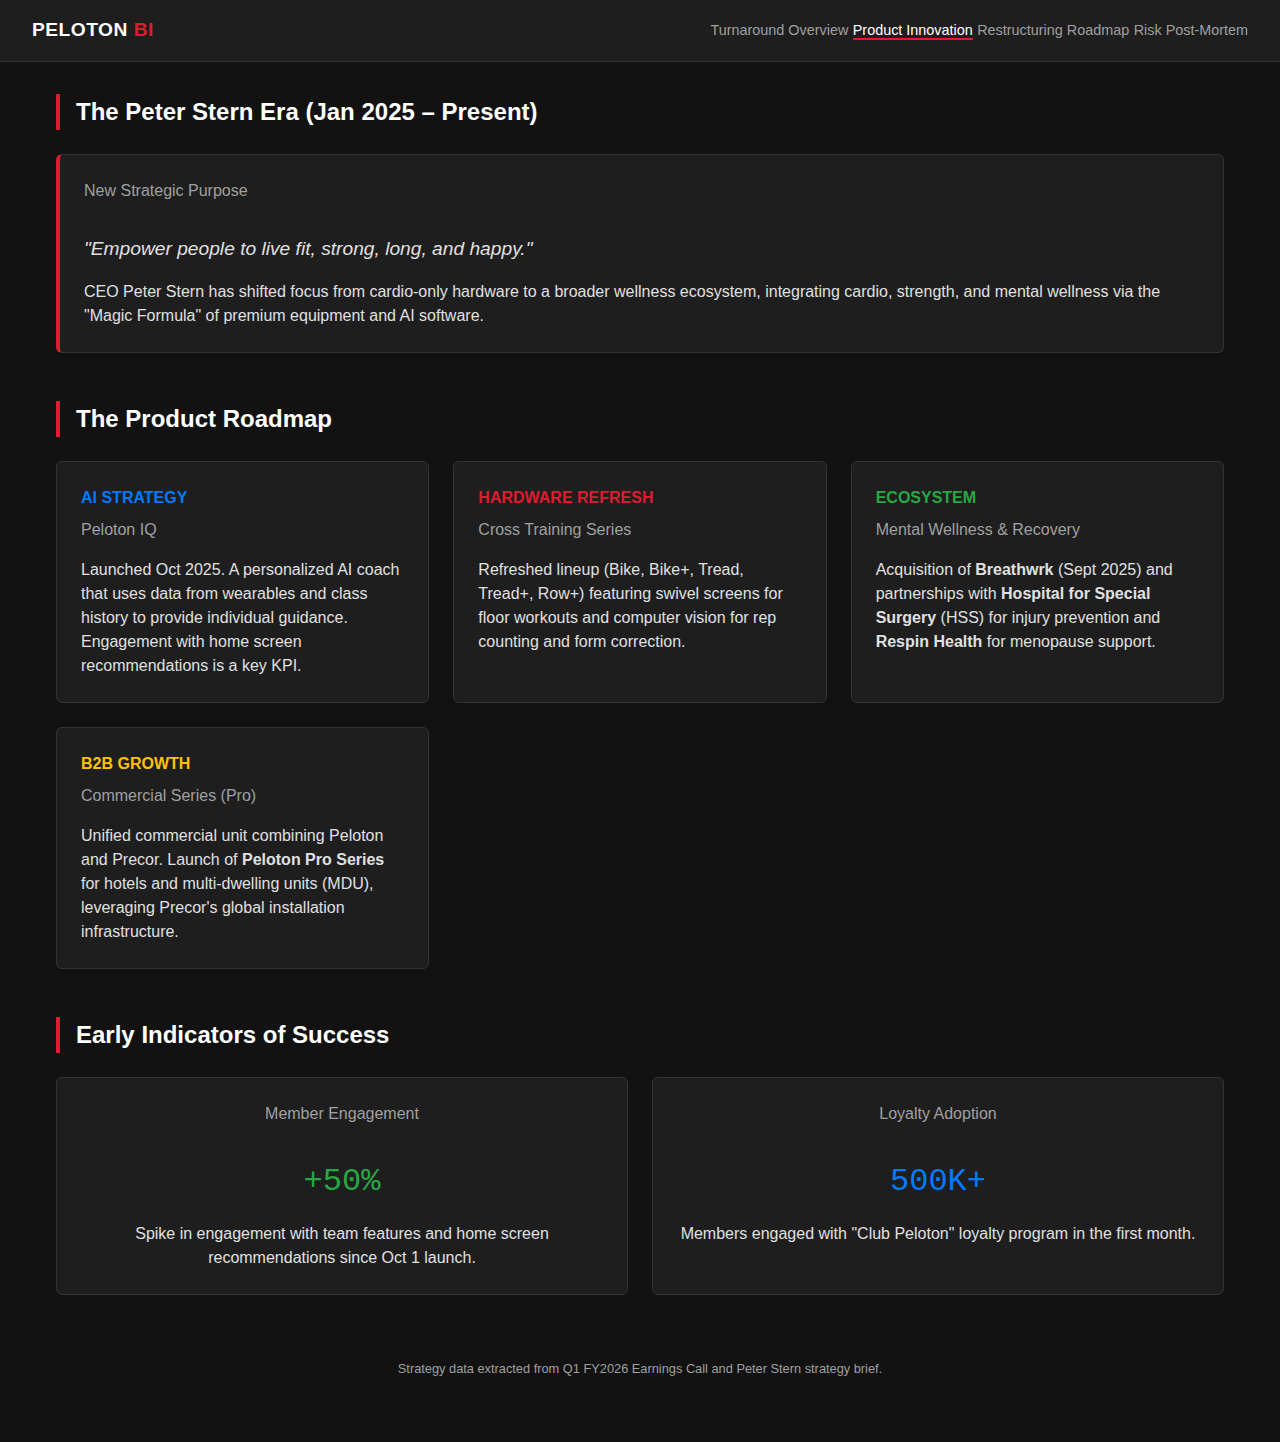
<file: innovation.html>
<!DOCTYPE html>
<html lang="en">
<head>
    <meta charset="UTF-8">
    <meta name="viewport" content="width=device-width, initial-scale=1.0">
    <title>Peloton Product Innovation</title>
    <link rel="stylesheet" href="css/style.css">
</head>
<body>

    <header>
        <div class="logo">PELOTON <span>BI</span></div>
        <nav>
            <a href="index.html">Turnaround Overview</a>
            <a href="innovation.html" class="active">Product Innovation</a>
            <a href="restructuring.html">Restructuring Roadmap</a>
            <a href="post-mortem.html">Risk Post-Mortem</a>
        </nav>
    </header>

    <main>
        <section id="vision">
            <h2>The Peter Stern Era (Jan 2025 – Present)</h2>
            <div class="card" style="border-left: 4px solid var(--accent-peloton);">
                <h3>New Strategic Purpose</h3>
                <p style="font-size: 1.2rem; font-style: italic; margin: 1rem 0;">"Empower people to live fit, strong, long, and happy."</p>
                <p>CEO Peter Stern has shifted focus from cardio-only hardware to a broader wellness ecosystem, integrating cardio, strength, and mental wellness via the "Magic Formula" of premium equipment and AI software.</p>
            </div>
        </section>

        <section id="products">
            <h2>The Product Roadmap</h2>
            <div class="dashboard-grid">
                <!-- Peloton IQ -->
                <div class="card">
                    <div style="color: var(--accent-blue); font-weight: 700; margin-bottom: 0.5rem;">AI STRATEGY</div>
                    <h3>Peloton IQ</h3>
                    <p>Launched Oct 2025. A personalized AI coach that uses data from wearables and class history to provide individual guidance. Engagement with home screen recommendations is a key KPI.</p>
                </div>

                <!-- Cross Training Series -->
                <div class="card">
                    <div style="color: var(--accent-peloton); font-weight: 700; margin-bottom: 0.5rem;">HARDWARE REFRESH</div>
                    <h3>Cross Training Series</h3>
                    <p>Refreshed lineup (Bike, Bike+, Tread, Tread+, Row+) featuring swivel screens for floor workouts and computer vision for rep counting and form correction.</p>
                </div>

                <!-- Wellness Expansion -->
                <div class="card">
                    <div style="color: var(--accent-green); font-weight: 700; margin-bottom: 0.5rem;">ECOSYSTEM</div>
                    <h3>Mental Wellness & Recovery</h3>
                    <p>Acquisition of <strong>Breathwrk</strong> (Sept 2025) and partnerships with <strong>Hospital for Special Surgery</strong> (HSS) for injury prevention and <strong>Respin Health</strong> for menopause support.</p>
                </div>

                <!-- Commercial Business -->
                <div class="card">
                    <div style="color: var(--accent-yellow); font-weight: 700; margin-bottom: 0.5rem;">B2B GROWTH</div>
                    <h3>Commercial Series (Pro)</h3>
                    <p>Unified commercial unit combining Peloton and Precor. Launch of <strong>Peloton Pro Series</strong> for hotels and multi-dwelling units (MDU), leveraging Precor's global installation infrastructure.</p>
                </div>
            </div>
        </section>

        <section id="metrics">
            <h2>Early Indicators of Success</h2>
            <div class="dashboard-grid">
                <div class="card text-center">
                    <h3>Member Engagement</h3>
                    <div style="font-family: var(--font-mono); font-size: 2rem; color: var(--accent-green); margin: 1rem 0;">+50%</div>
                    <p>Spike in engagement with team features and home screen recommendations since Oct 1 launch.</p>
                </div>
                <div class="card text-center">
                    <h3>Loyalty Adoption</h3>
                    <div style="font-family: var(--font-mono); font-size: 2rem; color: var(--accent-blue); margin: 1rem 0;">500K+</div>
                    <p>Members engaged with "Club Peloton" loyalty program in the first month.</p>
                </div>
            </div>
        </section>
    </main>

    <footer style="text-align: center; padding: 2rem; color: var(--text-secondary); font-size: 0.8rem;">
        Strategy data extracted from Q1 FY2026 Earnings Call and Peter Stern strategy brief.
    </footer>

</body>
</html>
</file>
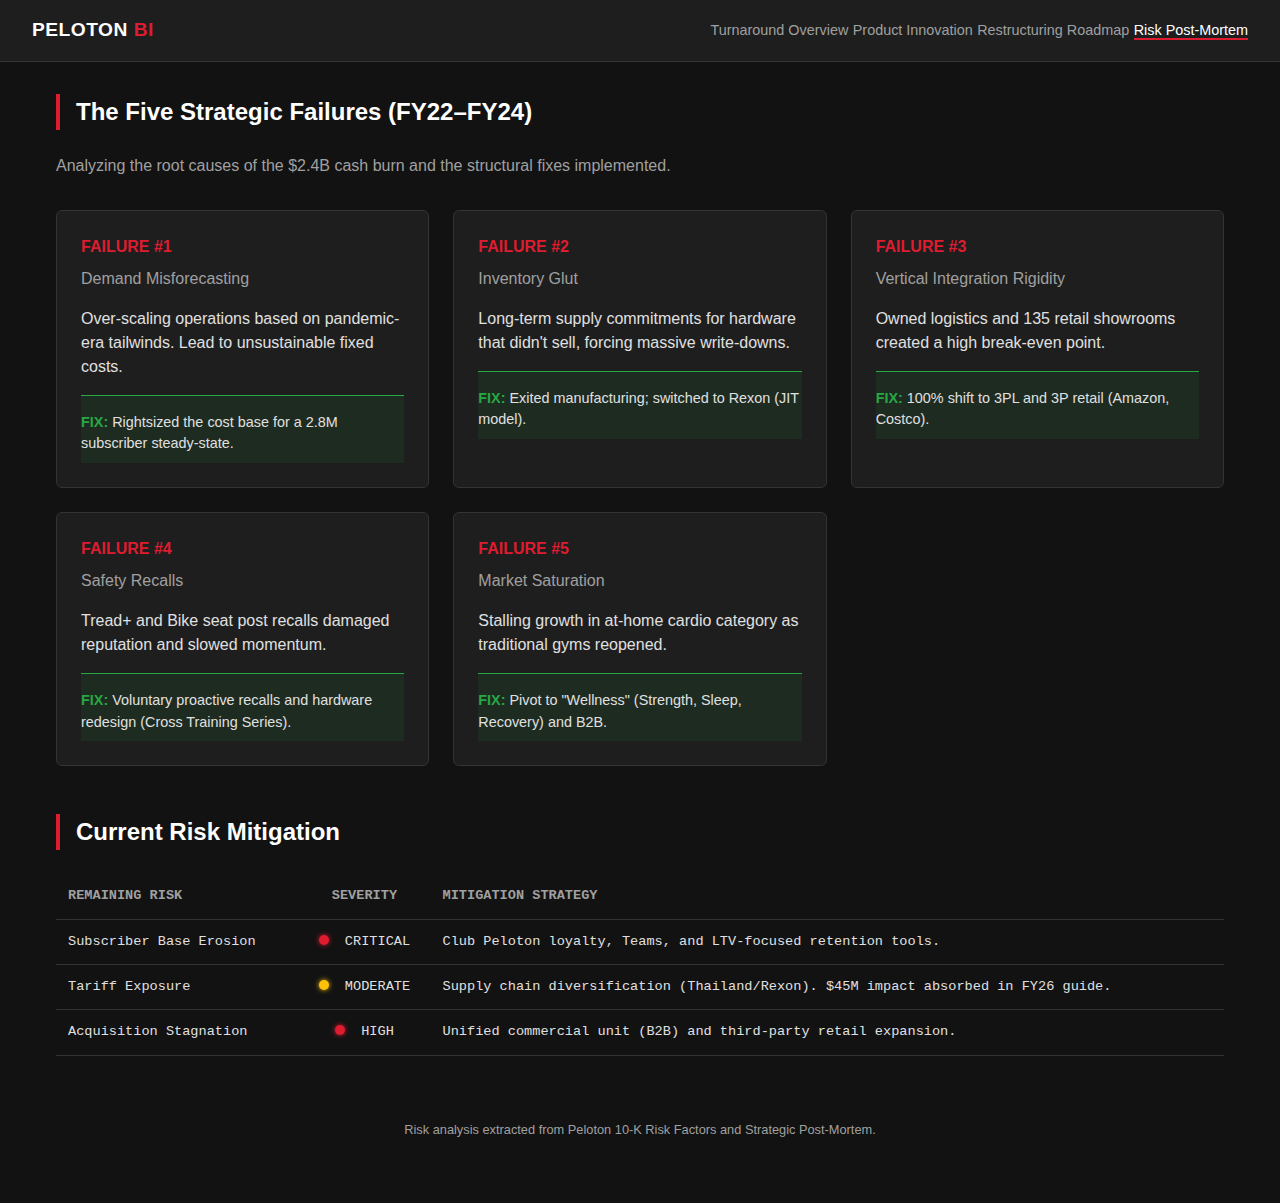
<file: post-mortem.html>
<!DOCTYPE html>
<html lang="en">
<head>
    <meta charset="UTF-8">
    <meta name="viewport" content="width=device-width, initial-scale=1.0">
    <title>Peloton Risk Post-Mortem</title>
    <link rel="stylesheet" href="css/style.css">
</head>
<body>

    <header>
        <div class="logo">PELOTON <span>BI</span></div>
        <nav>
            <a href="index.html">Turnaround Overview</a>
            <a href="innovation.html">Product Innovation</a>
            <a href="restructuring.html">Restructuring Roadmap</a>
            <a href="post-mortem.html" class="active">Risk Post-Mortem</a>
        </nav>
    </header>

    <main>
        <section id="failures">
            <h2>The Five Strategic Failures (FY22–FY24)</h2>
            <p style="color: var(--text-secondary); margin-bottom: 2rem;">Analyzing the root causes of the $2.4B cash burn and the structural fixes implemented.</p>

            <div class="dashboard-grid">
                <!-- Failure 1 -->
                <div class="card">
                    <div style="color: var(--accent-peloton); font-weight: 700; margin-bottom: 0.5rem;">FAILURE #1</div>
                    <h3>Demand Misforecasting</h3>
                    <p>Over-scaling operations based on pandemic-era tailwinds. Lead to unsustainable fixed costs.</p>
                    <div class="story-panel" style="background-color: rgba(40, 167, 69, 0.1); border-top: 1px solid var(--accent-green);">
                        <p><span style="color: var(--accent-green); font-weight: 600;">FIX:</span> Rightsized the cost base for a 2.8M subscriber steady-state.</p>
                    </div>
                </div>

                <!-- Failure 2 -->
                <div class="card">
                    <div style="color: var(--accent-peloton); font-weight: 700; margin-bottom: 0.5rem;">FAILURE #2</div>
                    <h3>Inventory Glut</h3>
                    <p>Long-term supply commitments for hardware that didn't sell, forcing massive write-downs.</p>
                    <div class="story-panel" style="background-color: rgba(40, 167, 69, 0.1); border-top: 1px solid var(--accent-green);">
                        <p><span style="color: var(--accent-green); font-weight: 600;">FIX:</span> Exited manufacturing; switched to Rexon (JIT model).</p>
                    </div>
                </div>

                <!-- Failure 3 -->
                <div class="card">
                    <div style="color: var(--accent-peloton); font-weight: 700; margin-bottom: 0.5rem;">FAILURE #3</div>
                    <h3>Vertical Integration Rigidity</h3>
                    <p>Owned logistics and 135 retail showrooms created a high break-even point.</p>
                    <div class="story-panel" style="background-color: rgba(40, 167, 69, 0.1); border-top: 1px solid var(--accent-green);">
                        <p><span style="color: var(--accent-green); font-weight: 600;">FIX:</span> 100% shift to 3PL and 3P retail (Amazon, Costco).</p>
                    </div>
                </div>

                <!-- Failure 4 -->
                <div class="card">
                    <div style="color: var(--accent-peloton); font-weight: 700; margin-bottom: 0.5rem;">FAILURE #4</div>
                    <h3>Safety Recalls</h3>
                    <p>Tread+ and Bike seat post recalls damaged reputation and slowed momentum.</p>
                    <div class="story-panel" style="background-color: rgba(40, 167, 69, 0.1); border-top: 1px solid var(--accent-green);">
                        <p><span style="color: var(--accent-green); font-weight: 600;">FIX:</span> Voluntary proactive recalls and hardware redesign (Cross Training Series).</p>
                    </div>
                </div>

                <!-- Failure 5 -->
                <div class="card">
                    <div style="color: var(--accent-peloton); font-weight: 700; margin-bottom: 0.5rem;">FAILURE #5</div>
                    <h3>Market Saturation</h3>
                    <p>Stalling growth in at-home cardio category as traditional gyms reopened.</p>
                    <div class="story-panel" style="background-color: rgba(40, 167, 69, 0.1); border-top: 1px solid var(--accent-green);">
                        <p><span style="color: var(--accent-green); font-weight: 600;">FIX:</span> Pivot to "Wellness" (Strength, Sleep, Recovery) and B2B.</p>
                    </div>
                </div>
            </div>
        </section>

        <section id="mitigation">
            <h2>Current Risk Mitigation</h2>
            <div class="table-container">
                <table>
                    <thead>
                        <tr>
                            <th>Remaining Risk</th>
                            <th class="text-center">Severity</th>
                            <th>Mitigation Strategy</th>
                        </tr>
                    </thead>
                    <tbody>
                        <tr>
                            <td>Subscriber Base Erosion</td>
                            <td class="text-center"><span class="status-dot status-red"></span> CRITICAL</td>
                            <td>Club Peloton loyalty, Teams, and LTV-focused retention tools.</td>
                        </tr>
                        <tr>
                            <td>Tariff Exposure</td>
                            <td class="text-center"><span class="status-dot status-amber"></span> MODERATE</td>
                            <td>Supply chain diversification (Thailand/Rexon). $45M impact absorbed in FY26 guide.</td>
                        </tr>
                        <tr>
                            <td>Acquisition Stagnation</td>
                            <td class="text-center"><span class="status-dot status-red"></span> HIGH</td>
                            <td>Unified commercial unit (B2B) and third-party retail expansion.</td>
                        </tr>
                    </tbody>
                </table>
            </div>
        </section>
    </main>

    <footer style="text-align: center; padding: 2rem; color: var(--text-secondary); font-size: 0.8rem;">
        Risk analysis extracted from Peloton 10-K Risk Factors and Strategic Post-Mortem.
    </footer>

</body>
</html>
</file>
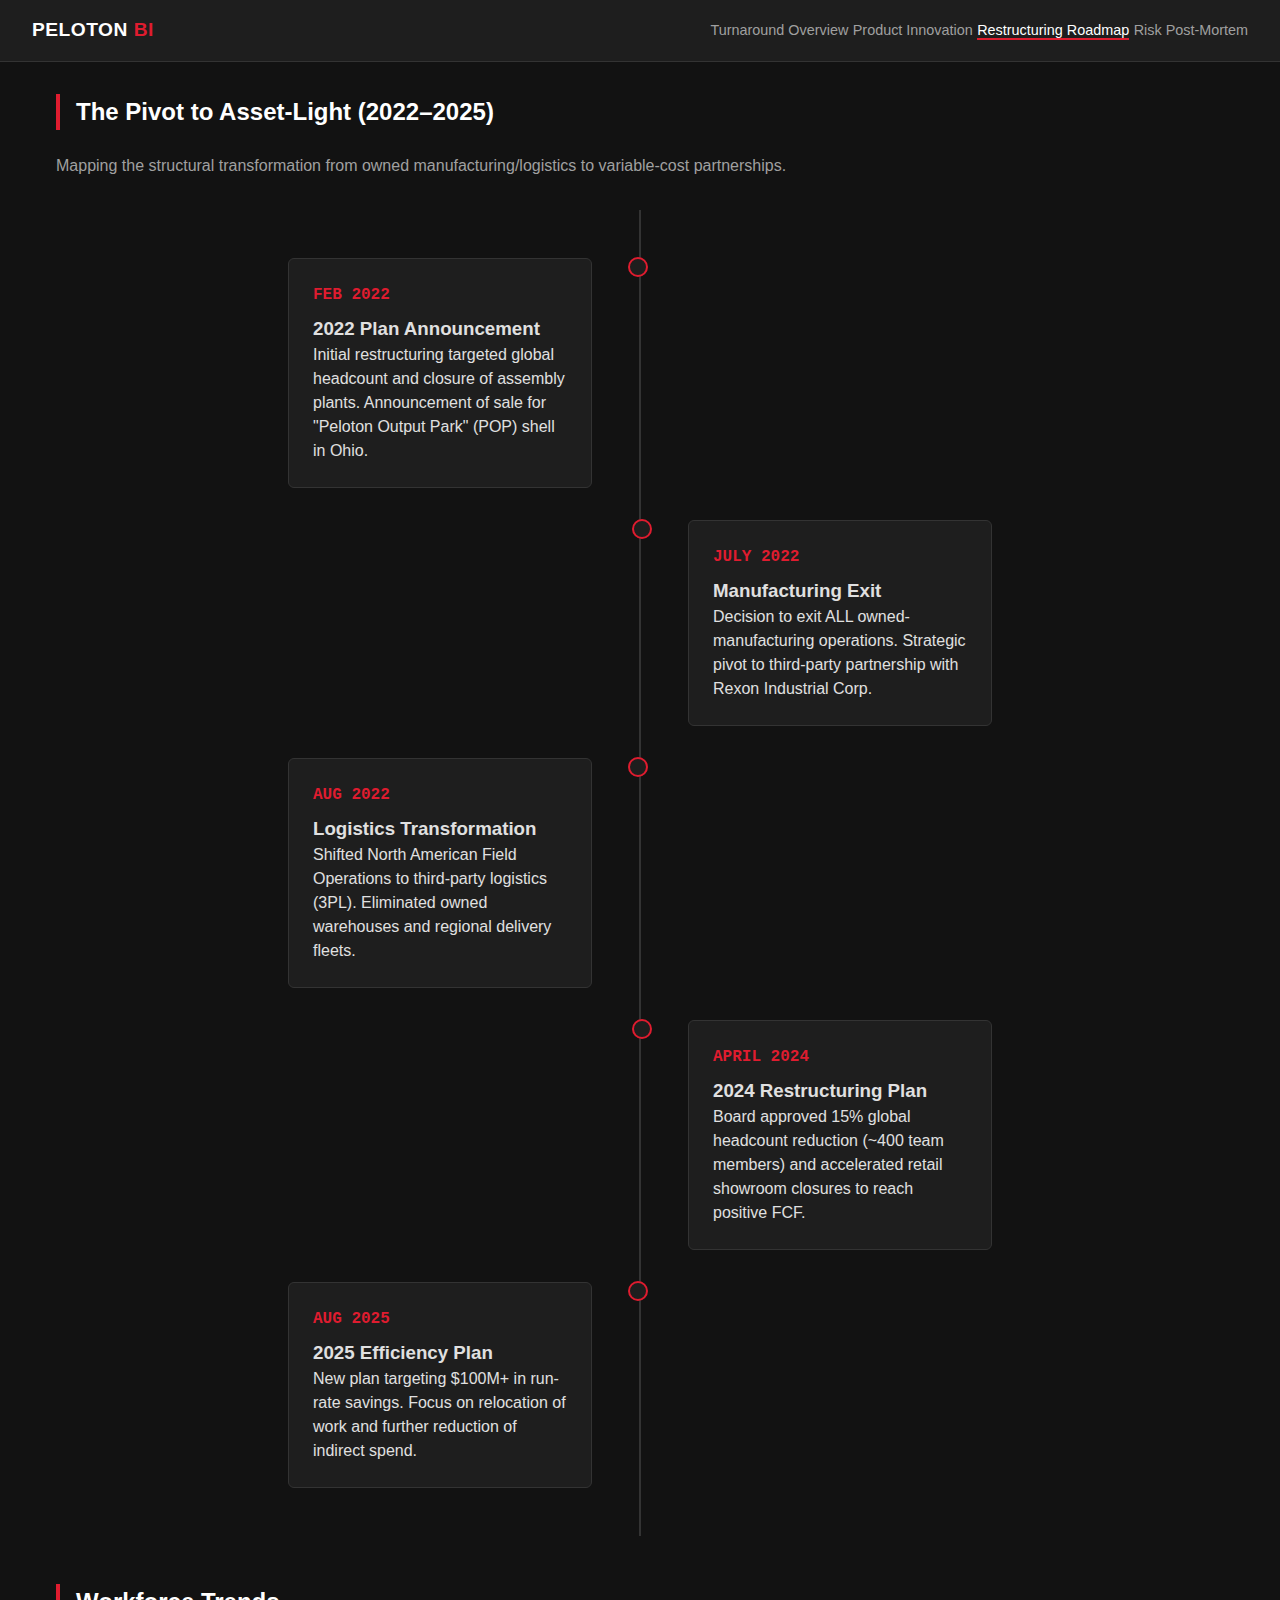
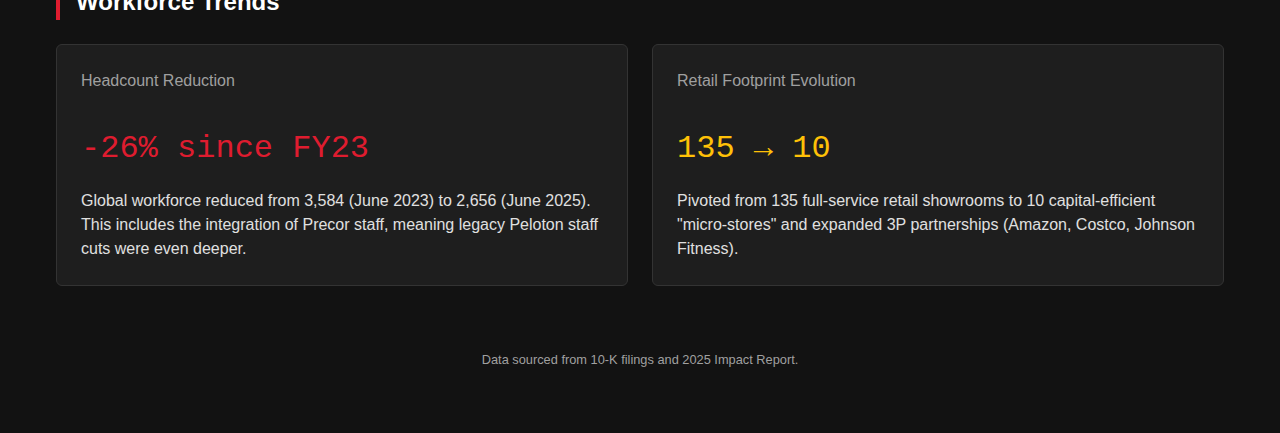
<file: restructuring.html>
<!DOCTYPE html>
<html lang="en">
<head>
    <meta charset="UTF-8">
    <meta name="viewport" content="width=device-width, initial-scale=1.0">
    <title>Peloton Restructuring Roadmap</title>
    <link rel="stylesheet" href="css/style.css">
</head>
<body>

    <header>
        <div class="logo">PELOTON <span>BI</span></div>
        <nav>
            <a href="index.html">Turnaround Overview</a>
            <a href="innovation.html">Product Innovation</a>
            <a href="restructuring.html" class="active">Restructuring Roadmap</a>
            <a href="post-mortem.html">Risk Post-Mortem</a>
        </nav>
    </header>

    <main>
        <section id="roadmap">
            <h2>The Pivot to Asset-Light (2022–2025)</h2>
            <p style="color: var(--text-secondary); margin-bottom: 2rem;">Mapping the structural transformation from owned manufacturing/logistics to variable-cost partnerships.</p>

            <div class="timeline">
                <!-- Feb 2022 -->
                <div class="timeline-item left">
                    <div class="timeline-content">
                        <div class="timeline-date">FEB 2022</div>
                        <h3>2022 Plan Announcement</h3>
                        <p>Initial restructuring targeted global headcount and closure of assembly plants. Announcement of sale for "Peloton Output Park" (POP) shell in Ohio.</p>
                    </div>
                </div>

                <!-- July 2022 -->
                <div class="timeline-item right">
                    <div class="timeline-content">
                        <div class="timeline-date">JULY 2022</div>
                        <h3>Manufacturing Exit</h3>
                        <p>Decision to exit ALL owned-manufacturing operations. Strategic pivot to third-party partnership with Rexon Industrial Corp.</p>
                    </div>
                </div>

                <!-- Aug 2022 -->
                <div class="timeline-item left">
                    <div class="timeline-content">
                        <div class="timeline-date">AUG 2022</div>
                        <h3>Logistics Transformation</h3>
                        <p>Shifted North American Field Operations to third-party logistics (3PL). Eliminated owned warehouses and regional delivery fleets.</p>
                    </div>
                </div>

                <!-- April 2024 -->
                <div class="timeline-item right">
                    <div class="timeline-content">
                        <div class="timeline-date">APRIL 2024</div>
                        <h3>2024 Restructuring Plan</h3>
                        <p>Board approved 15% global headcount reduction (~400 team members) and accelerated retail showroom closures to reach positive FCF.</p>
                    </div>
                </div>

                <!-- Aug 2025 -->
                <div class="timeline-item left">
                    <div class="timeline-content">
                        <div class="timeline-date">AUG 2025</div>
                        <h3>2025 Efficiency Plan</h3>
                        <p>New plan targeting $100M+ in run-rate savings. Focus on relocation of work and further reduction of indirect spend.</p>
                    </div>
                </div>
            </div>
        </section>

        <section id="headcount">
            <h2>Workforce Trends</h2>
            <div class="dashboard-grid">
                <div class="card">
                    <h3>Headcount Reduction</h3>
                    <div style="font-family: var(--font-mono); font-size: 2rem; color: var(--accent-peloton); margin: 1rem 0;">-26% <span>since FY23</span></div>
                    <p>Global workforce reduced from 3,584 (June 2023) to 2,656 (June 2025). This includes the integration of Precor staff, meaning legacy Peloton staff cuts were even deeper.</p>
                </div>
                <div class="card">
                    <h3>Retail Footprint Evolution</h3>
                    <div style="font-family: var(--font-mono); font-size: 2rem; color: var(--accent-yellow); margin: 1rem 0;">135 &rarr; 10</div>
                    <p>Pivoted from 135 full-service retail showrooms to 10 capital-efficient "micro-stores" and expanded 3P partnerships (Amazon, Costco, Johnson Fitness).</p>
                </div>
            </div>
        </section>
    </main>

    <footer style="text-align: center; padding: 2rem; color: var(--text-secondary); font-size: 0.8rem;">
        Data sourced from 10-K filings and 2025 Impact Report.
    </footer>

</body>
</html>
</file>
<file: css/style.css>
:root {
    --bg-dark: #121212;
    --bg-panel: #1e1e1e;
    --text-primary: #e0e0e0;
    --text-secondary: #a0a0a0;
    --accent-peloton: #df1c2f; /* Peloton Red/Coral */
    --accent-blue: #007bff;
    --accent-green: #28a745;
    --accent-yellow: #ffc107;
    --border-color: #333;
    --font-main: -apple-system, BlinkMacSystemFont, "Segoe UI", Roboto, Helvetica, Arial, sans-serif;
    --font-mono: "SF Mono", "Monaco", "Inconsolata", "Fira Mono", "Droid Sans Mono", "Source Code Pro", monospace;
}

* {
    box-sizing: border-box;
    margin: 0;
    padding: 0;
}

body {
    background-color: var(--bg-dark);
    color: var(--text-primary);
    font-family: var(--font-main);
    line-height: 1.5;
    padding-bottom: 2rem;
}

/* Header & Nav */
header {
    background-color: var(--bg-panel);
    border-bottom: 1px solid var(--border-color);
    padding: 1rem 2rem;
    position: sticky;
    top: 0;
    z-index: 1000;
    display: flex;
    justify-content: space-between;
    align-items: center;
}

.logo {
    font-weight: 700;
    font-size: 1.2rem;
    color: white;
    letter-spacing: 0.5px;
}

.logo span {
    color: var(--accent-peloton);
}

nav ul {
    list-style: none;
    display: flex;
    gap: 1.5rem;
}

nav a {
    color: var(--text-secondary);
    text-decoration: none;
    font-size: 0.9rem;
    transition: color 0.2s;
}

nav a:hover, nav a.active {
    color: white;
    border-bottom: 2px solid var(--accent-peloton);
}

/* Main Layout */
main {
    max-width: 1200px;
    margin: 2rem auto;
    padding: 0 1rem;
    display: grid;
    gap: 3rem;
}

section {
    scroll-margin-top: 5rem; /* For sticky header offset */
}

h2 {
    border-left: 4px solid var(--accent-peloton);
    padding-left: 1rem;
    margin-bottom: 1.5rem;
    font-size: 1.5rem;
    color: white;
}

/* Grid for Charts */
.dashboard-grid {
    display: grid;
    grid-template-columns: repeat(auto-fit, minmax(350px, 1fr));
    gap: 1.5rem;
}

.card {
    background-color: var(--bg-panel);
    border: 1px solid var(--border-color);
    border-radius: 6px;
    padding: 1.5rem;
    display: flex;
    flex-direction: column;
}

.card h3 {
    font-size: 1rem;
    margin-bottom: 1rem;
    color: var(--text-secondary);
    font-weight: 500;
}

.chart-container {
    position: relative;
    height: 300px;
    width: 100%;
}

/* Story Panel */
.story-panel {
    background-color: rgba(223, 28, 47, 0.05); /* Slight tint */
    border-top: 1px solid var(--border-color);
    margin-top: 1rem;
    padding-top: 1rem;
    font-size: 0.9rem;
    color: var(--text-primary);
}

.story-panel p {
    margin-bottom: 0.5rem;
}

.insight-highlight {
    color: var(--accent-peloton);
    font-weight: 600;
}

/* Tables */
.table-container {
    overflow-x: auto;
}

table {
    width: 100%;
    border-collapse: collapse;
    font-family: var(--font-mono);
    font-size: 0.85rem;
}

th, td {
    text-align: left;
    padding: 0.75rem;
    border-bottom: 1px solid var(--border-color);
}

th {
    color: var(--text-secondary);
    font-weight: 600;
    text-transform: uppercase;
}

/* RAG Status Dots */
.status-dot {
    height: 10px;
    width: 10px;
    border-radius: 50%;
    display: inline-block;
    margin-right: 0.5rem;
}
.status-green { background-color: var(--accent-green); box-shadow: 0 0 5px var(--accent-green); }
.status-amber { background-color: var(--accent-yellow); box-shadow: 0 0 5px var(--accent-yellow); }
.status-red { background-color: var(--accent-peloton); box-shadow: 0 0 5px var(--accent-peloton); }

/* Opportunity/Risk Indicators */
.prob-impact-bar {
    height: 6px;
    background-color: #333;
    border-radius: 3px;
    width: 100px;
    display: inline-block;
    vertical-align: middle;
    margin-left: 0.5rem;
    overflow: hidden;
}

.prob-fill {
    height: 100%;
    background-color: var(--accent-blue);
}

.impact-fill {
    height: 100%;
    background-color: var(--accent-peloton);
}

/* Source Viewer Side Panel */
.source-panel {
    position: fixed;
    top: 0;
    right: -400px;
    width: 350px;
    height: 100%;
    background-color: var(--bg-panel);
    border-left: 1px solid var(--border-color);
    box-shadow: -5px 0 15px rgba(0,0,0,0.5);
    transition: right 0.3s ease;
    z-index: 1001;
    padding: 2rem;
    overflow-y: auto;
}

.source-panel.open {
    right: 0;
}

.close-btn {
    position: absolute;
    top: 1rem;
    right: 1rem;
    background: none;
    border: none;
    color: var(--text-secondary);
    font-size: 1.5rem;
    cursor: pointer;
}

.source-content blockquote {
    border-left: 3px solid var(--accent-peloton);
    padding-left: 1rem;
    margin: 1rem 0;
    font-style: italic;
    color: #fff;
}

.source-meta {
    font-size: 0.8rem;
    color: var(--text-secondary);
    font-family: var(--font-mono);
}

.source-trigger {
    cursor: pointer;
    border-bottom: 1px dotted var(--text-secondary);
}

/* Timeline Component */
.timeline {
    position: relative;
    max-width: 800px;
    margin: 0 auto;
    padding: 2rem 0;
}

.timeline::after {
    content: '';
    position: absolute;
    width: 2px;
    background-color: var(--border-color);
    top: 0;
    bottom: 0;
    left: 50%;
    margin-left: -1px;
}

.timeline-item {
    padding: 1rem 3rem;
    position: relative;
    background-color: inherit;
    width: 50%;
}

.timeline-item::after {
    content: '';
    position: absolute;
    width: 16px;
    height: 16px;
    right: -8px;
    background-color: var(--bg-panel);
    border: 2px solid var(--accent-peloton);
    top: 15px;
    border-radius: 50%;
    z-index: 1;
}

.left { left: 0; }
.right { left: 50%; }

.right::after { left: -8px; }

.timeline-content {
    padding: 1.5rem;
    background-color: var(--bg-panel);
    position: relative;
    border-radius: 6px;
    border: 1px solid var(--border-color);
}

.timeline-date {
    color: var(--accent-peloton);
    font-weight: 700;
    font-family: var(--font-mono);
    margin-bottom: 0.5rem;
}

@media (max-width: 768px) {
    .timeline::after { left: 31px; }
    .timeline-item { width: 100%; padding-left: 70px; padding-right: 25px; }
    .timeline-item::after { left: 23px; }
    .right { left: 0%; }
}

/* Utilities */
.text-right { text-align: right; }
.text-center { text-align: center; }

@media (max-width: 768px) {
    .dashboard-grid { grid-template-columns: 1fr; }
    nav ul { display: none; } /* Simplified for mobile */
    .source-panel { width: 100%; right: -100%; }
}
</file>
